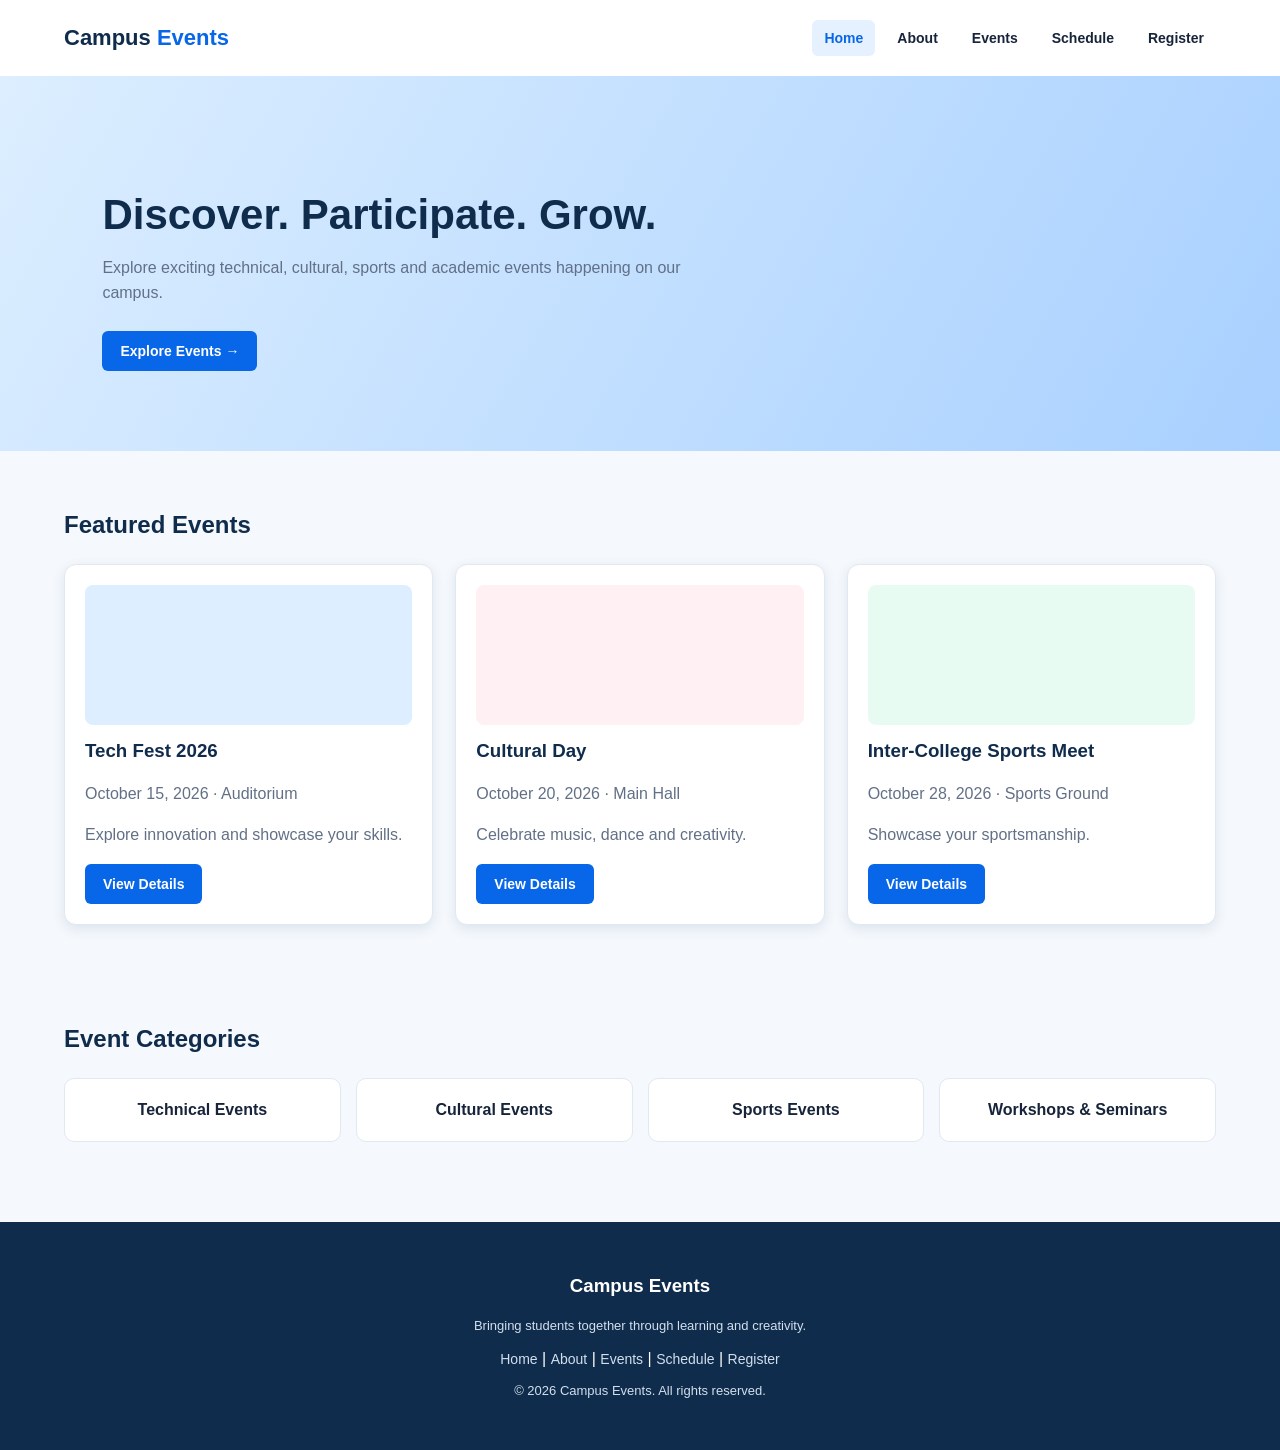
<file: index.html>
<!DOCTYPE html>
<html lang="en">
<head>
    <meta charset="UTF-8">
    <meta name="viewport" content="width=device-width, initial-scale=1.0">
    <title>Campus Events - Home</title>
    <link rel="stylesheet" href="style.css">
</head>
<body>

<header>
    <a class="logo" href="index.html"> Campus <span>Events</span></a>
    <nav>
        <a class="active" href="index.html">Home</a>
        <a href="about.html">About</a>
        <a href="events.html">Events</a>
        <a href="schedule.html">Schedule</a>
        <a href="register.html">Register</a>
    </nav>
</header>

<section class="hero">
    <h1>Discover. Participate. Grow.</h1>
    <p>Explore exciting technical, cultural, sports and academic events happening on our campus.</p>
    <a class="button" href="events.html">Explore Events →</a>
</section>

<section class="container">
    <h2>Featured Events</h2>

    <div class="grid">
        <div class="card">
            <div class="event-image"></div>
            <h3>Tech Fest 2026</h3>
            <p>October 15, 2026 · Auditorium</p>
            <p>Explore innovation and showcase your skills.</p>
            <a class="button" href="event-details.html#techfest">View Details</a>
        </div>

        <div class="card">
            <div class="event-image cultural"></div>
            <h3>Cultural Day</h3>
            <p>October 20, 2026 · Main Hall</p>
            <p>Celebrate music, dance and creativity.</p>
            <a class="button" href="event-details.html#culturalday">View Details</a>
        </div>

        <div class="card">
            <div class="event-image sports"></div>
            <h3>Inter-College Sports Meet</h3>
            <p>October 28, 2026 · Sports Ground</p>
            <p>Showcase your sportsmanship.</p>
            <a class="button" href="event-details.html#sportsmeet">View Details</a>
        </div>
    </div>
</section>

<section class="container">
    <h2>Event Categories</h2>
    <div class="categories">
        <a href="events.html#technical"> Technical Events</a>
        <a href="events.html#cultural"> Cultural Events</a>
        <a href="events.html#sports"> Sports Events</a>
        <a href="events.html#workshops"> Workshops & Seminars</a>
    </div>
</section>

<footer>
    <h3> Campus Events</h3>
    <p>Bringing students together through learning and creativity.</p>
    <a href="index.html">Home</a> |
    <a href="about.html">About</a> |
    <a href="events.html">Events</a> |
    <a href="schedule.html">Schedule</a> |
    <a href="register.html">Register</a>
    <p>© 2026 Campus Events. All rights reserved.</p>
</footer>

</body>
</html>
</file>
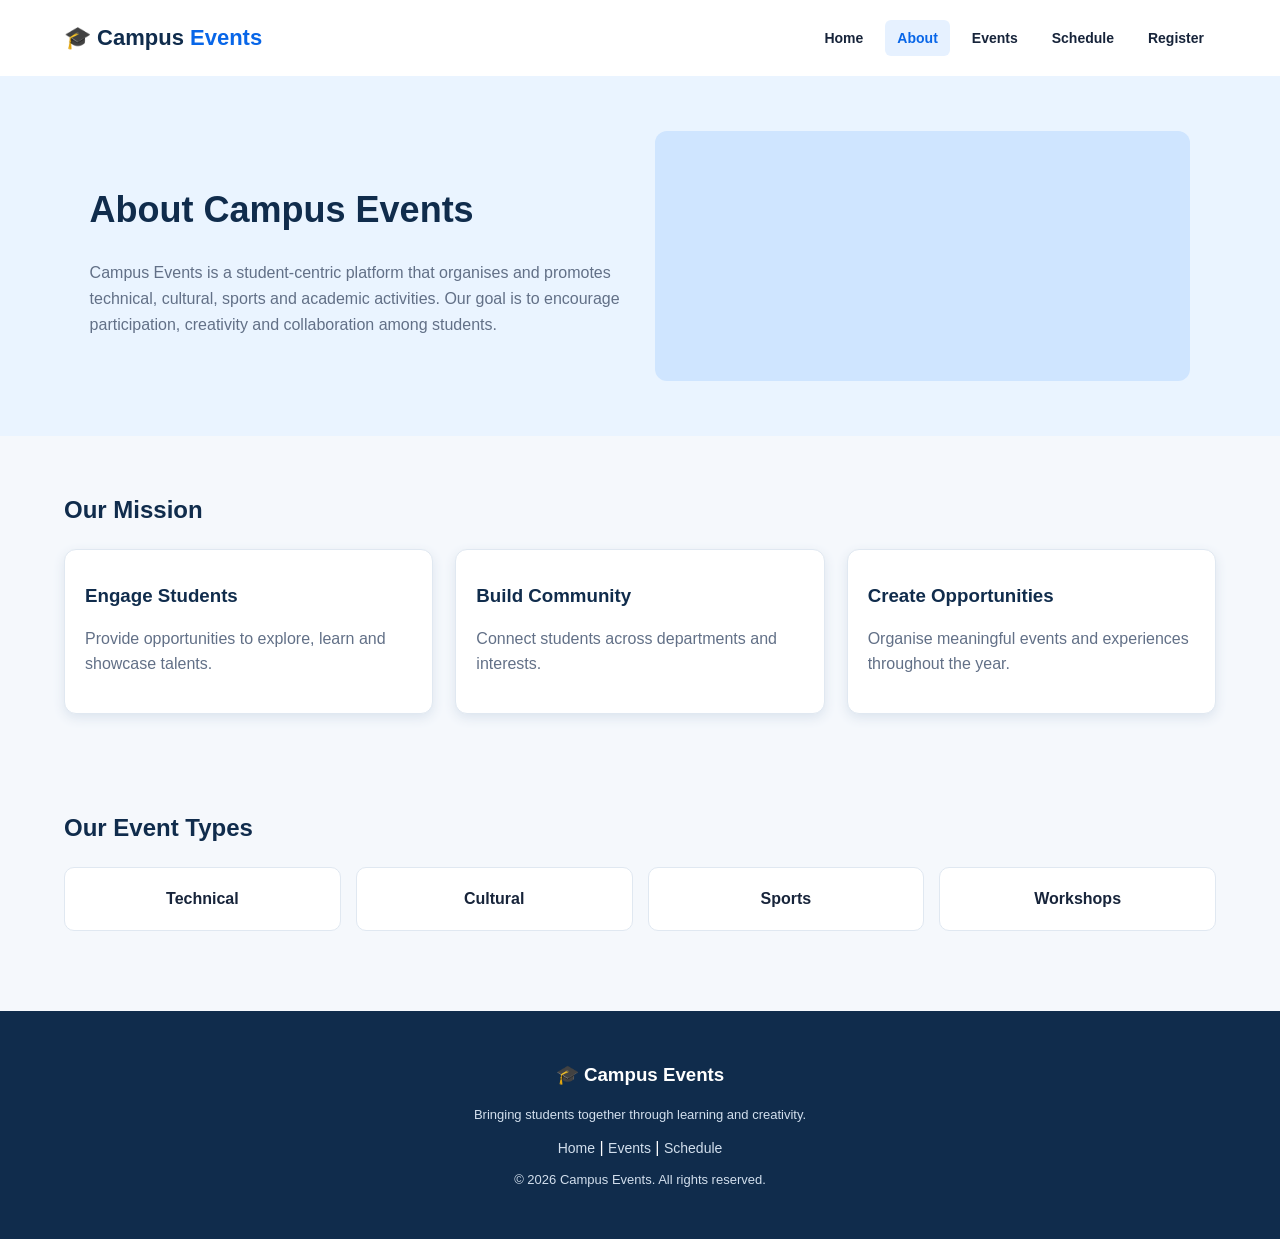
<file: about.html>
<!DOCTYPE html>
<html lang="en">
<head>
    <meta charset="UTF-8">
    <meta name="viewport" content="width=device-width, initial-scale=1.0">
    <title>Campus Events - About</title>
    <link rel="stylesheet" href="style.css">
</head>
<body>

<header>
    <a class="logo" href="index.html">🎓 Campus <span>Events</span></a>
    <nav>
        <a href="index.html">Home</a>
        <a class="active" href="about.html">About</a>
        <a href="events.html">Events</a>
        <a href="schedule.html">Schedule</a>
        <a href="register.html">Register</a>
    </nav>
</header>

<section class="about-hero">
    <div>
        <h1>About Campus Events</h1>
        <p>Campus Events is a student-centric platform that organises and promotes technical, cultural, sports and academic activities. Our goal is to encourage participation, creativity and collaboration among students.</p>
    </div>
    <div class="about-image"></div>
</section>

<section class="container">
    <h2>Our Mission</h2>

    <div class="grid">
        <div class="card">
            <h3> Engage Students</h3>
            <p>Provide opportunities to explore, learn and showcase talents.</p>
        </div>

        <div class="card">
            <h3> Build Community</h3>
            <p>Connect students across departments and interests.</p>
        </div>

        <div class="card">
            <h3> Create Opportunities</h3>
            <p>Organise meaningful events and experiences throughout the year.</p>
        </div>
    </div>
</section>

<section class="container">
    <h2>Our Event Types</h2>

    <div class="categories">
        <a href="events.html#technical">Technical</a>
        <a href="events.html#cultural"> Cultural</a>
        <a href="events.html#sports"> Sports</a>
        <a href="events.html#workshops">Workshops</a>
    </div>
</section>

<footer>
    <h3>🎓 Campus Events</h3>
    <p>Bringing students together through learning and creativity.</p>
    <a href="index.html">Home</a> |
    <a href="events.html">Events</a> |
    <a href="schedule.html">Schedule</a>
    <p>© 2026 Campus Events. All rights reserved.</p>
</footer>

</body>
</html>
</file>
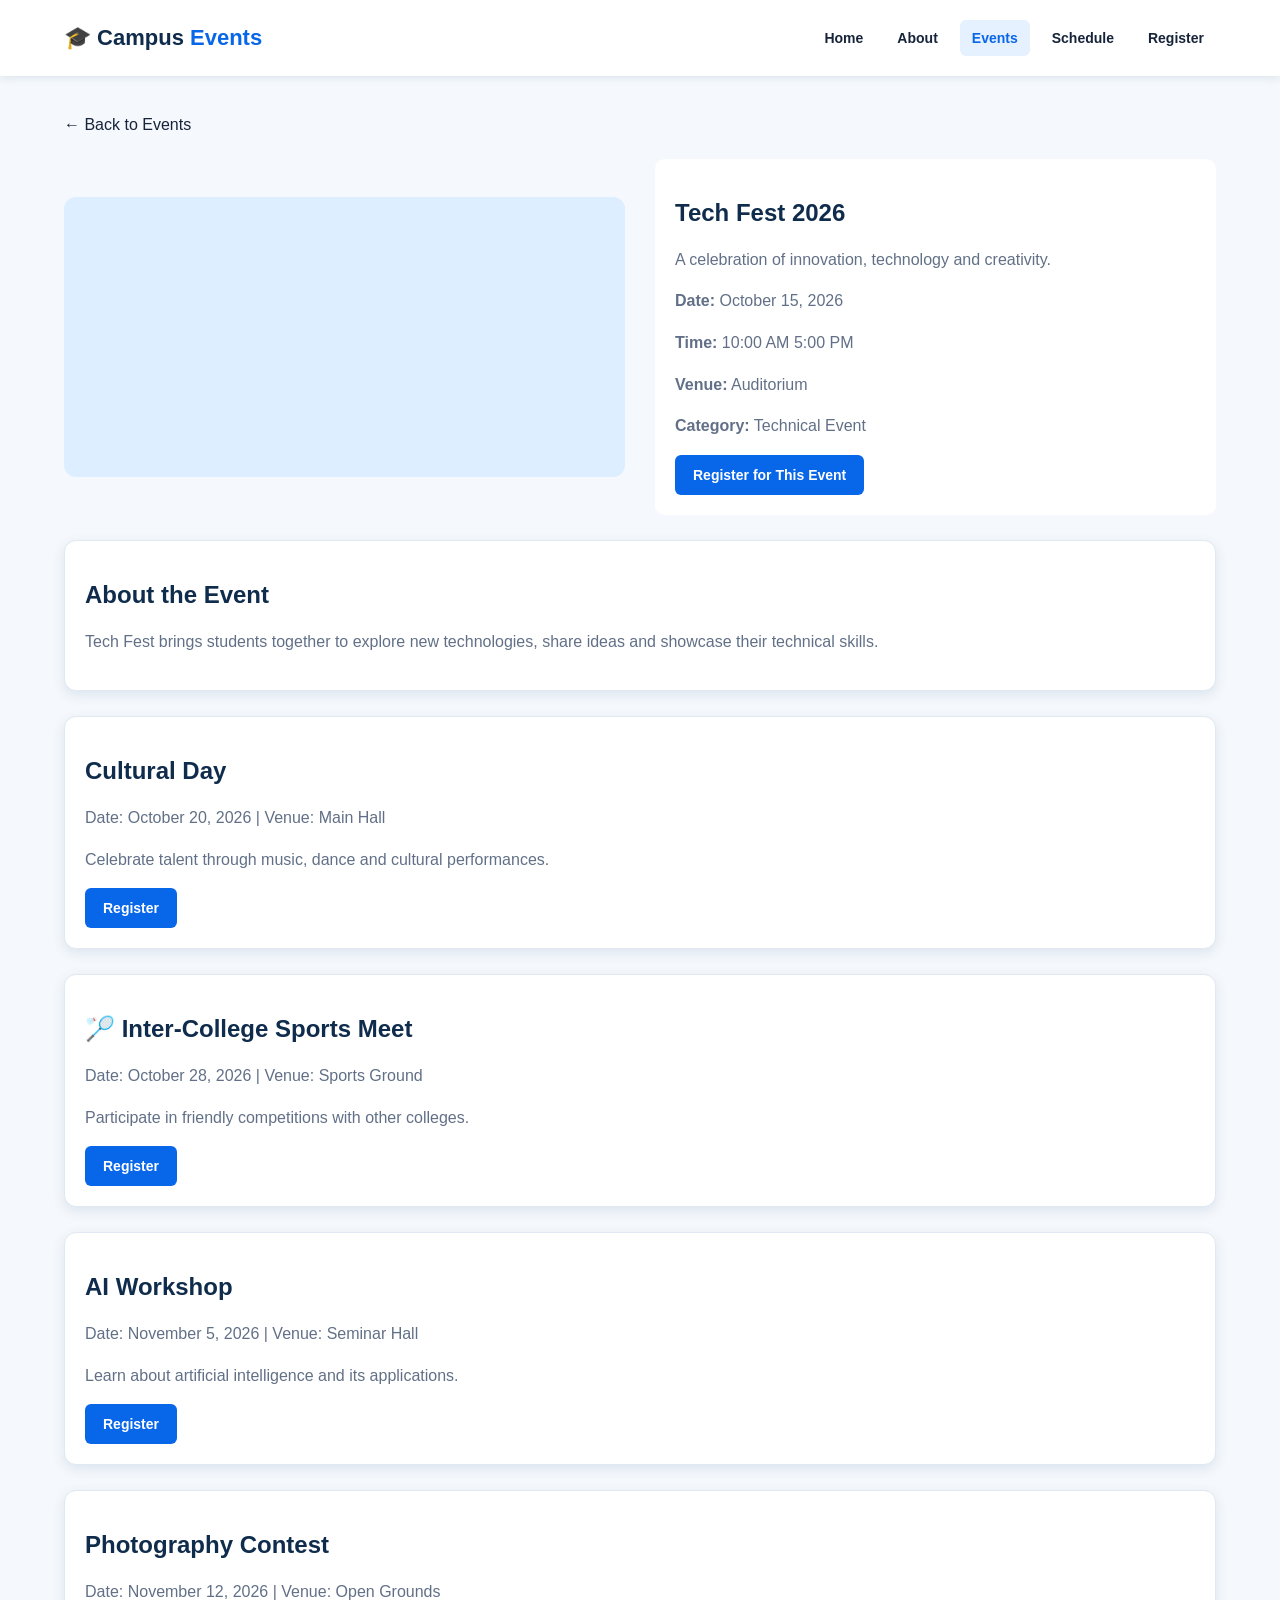
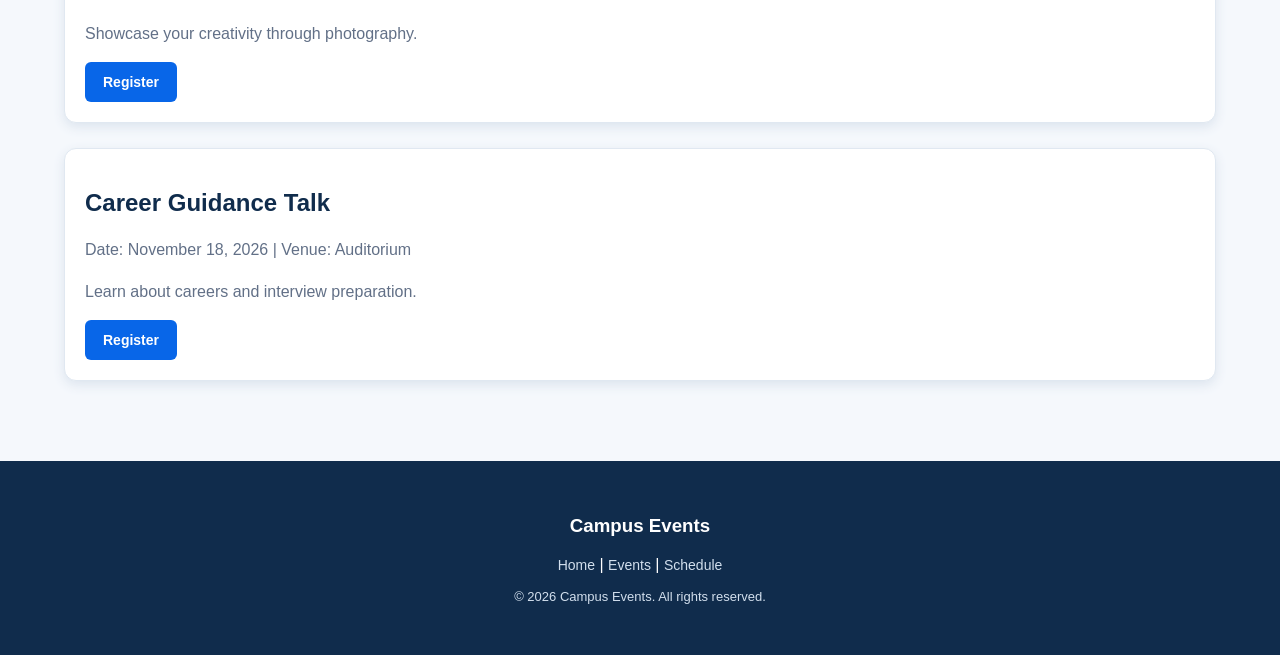
<file: event details.html>
<!DOCTYPE html>
<html lang="en">
<head>
    <meta charset="UTF-8">
    <meta name="viewport" content="width=device-width, initial-scale=1.0">
    <title>Campus Events - Event Details</title>
    <link rel="stylesheet" href="style.css">
</head>
<body>

<header>
    <a class="logo" href="index.html">🎓 Campus <span>Events</span></a>
    <nav>
        <a href="index.html">Home</a>
        <a href="about.html">About</a>
        <a class="active" href="events.html">Events</a>
        <a href="schedule.html">Schedule</a>
        <a href="register.html">Register</a>
    </nav>
</header>

<section class="container">
    <a href="events.html">← Back to Events</a>

    <div class="detail-layout">
        <div class="detail-art"></div>

        <div class="detail-info" id="techfest">
            <h1>Tech Fest 2026</h1>
            <p>A celebration of innovation, technology and creativity.</p>
            <p><b>Date:</b> October 15, 2026</p>
            <p><b>Time:</b> 10:00 AM  5:00 PM</p>
            <p><b>Venue:</b> Auditorium</p>
            <p><b>Category:</b> Technical Event</p>
            <a class="button" href="register.html">Register for This Event</a>
        </div>
    </div>

    <div class="card detail-description">
        <h2>About the Event</h2>
        <p>Tech Fest brings students together to explore new technologies, share ideas and showcase their technical skills.</p>
    </div>

    <div class="card detail-description" id="culturalday">
        <h2> Cultural Day</h2>
        <p>Date: October 20, 2026 | Venue: Main Hall</p>
        <p>Celebrate talent through music, dance and cultural performances.</p>
        <a class="button" href="register.html">Register</a>
    </div>

    <div class="card detail-description" id="sportsmeet">
        <h2>🏸 Inter-College Sports Meet</h2>
        <p>Date: October 28, 2026 | Venue: Sports Ground</p>
        <p>Participate in friendly competitions with other colleges.</p>
        <a class="button" href="register.html">Register</a>
    </div>

    <div class="card detail-description" id="aiworkshop">
        <h2> AI Workshop</h2>
        <p>Date: November 5, 2026 | Venue: Seminar Hall</p>
        <p>Learn about artificial intelligence and its applications.</p>
        <a class="button" href="register.html">Register</a>
    </div>

    <div class="card detail-description" id="photography">
        <h2> Photography Contest</h2>
        <p>Date: November 12, 2026 | Venue: Open Grounds</p>
        <p>Showcase your creativity through photography.</p>
        <a class="button" href="register.html">Register</a>
    </div>

    <div class="card detail-description" id="career">
        <h2> Career Guidance Talk</h2>
        <p>Date: November 18, 2026 | Venue: Auditorium</p>
        <p>Learn about careers and interview preparation.</p>
        <a class="button" href="register.html">Register</a>
    </div>
</section>

<footer>
    <h3> Campus Events</h3>
    <a href="index.html">Home</a> |
    <a href="events.html">Events</a> |
    <a href="schedule.html">Schedule</a>
    <p>© 2026 Campus Events. All rights reserved.</p>
</footer>

</body>
</html>
</file>
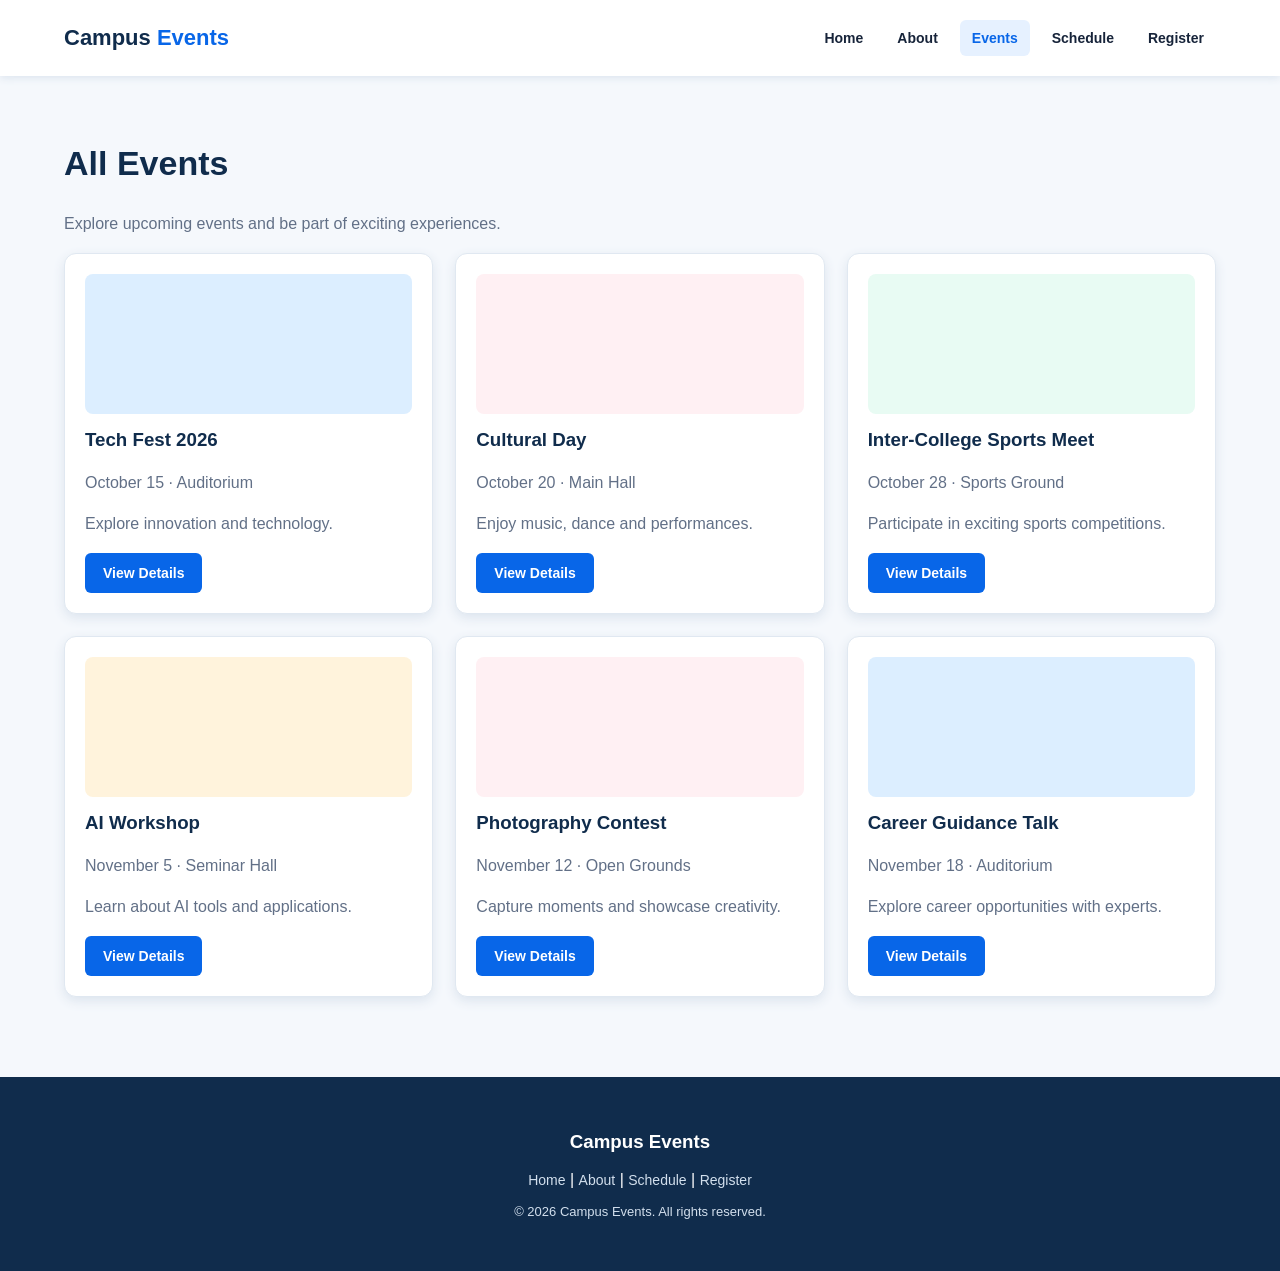
<file: event.html>
<!DOCTYPE html>
<html lang="en">
<head>
    <meta charset="UTF-8">
    <meta name="viewport" content="width=device-width, initial-scale=1.0">
    <title>Campus Events - All Events</title>
    <link rel="stylesheet" href="style.css">
</head>
<body>

<header>
    <a class="logo" href="index.html"> Campus <span>Events</span></a>
    <nav>
        <a href="index.html">Home</a>
        <a href="about.html">About</a>
        <a class="active" href="events.html">Events</a>
        <a href="schedule.html">Schedule</a>
        <a href="register.html">Register</a>
    </nav>
</header>

<section class="container">
    <h1>All Events</h1>
    <p>Explore upcoming events and be part of exciting experiences.</p>

    <div class="grid">

        <div class="card" id="technical">
            <div class="event-image"></div>
            <h3>Tech Fest 2026</h3>
            <p>October 15 · Auditorium</p>
            <p>Explore innovation and technology.</p>
            <a class="button" href="event-details.html#techfest">View Details</a>
        </div>

        <div class="card" id="cultural">
            <div class="event-image cultural"></div>
            <h3>Cultural Day</h3>
            <p>October 20 · Main Hall</p>
            <p>Enjoy music, dance and performances.</p>
            <a class="button" href="event-details.html#culturalday">View Details</a>
        </div>

        <div class="card" id="sports">
            <div class="event-image sports"></div>
            <h3>Inter-College Sports Meet</h3>
            <p>October 28 · Sports Ground</p>
            <p>Participate in exciting sports competitions.</p>
            <a class="button" href="event-details.html#sportsmeet">View Details</a>
        </div>

        <div class="card" id="workshops">
            <div class="event-image workshop"></div>
            <h3>AI Workshop</h3>
            <p>November 5 · Seminar Hall</p>
            <p>Learn about AI tools and applications.</p>
            <a class="button" href="event-details.html#aiworkshop">View Details</a>
        </div>

        <div class="card">
            <div class="event-image cultural"></div>
            <h3>Photography Contest</h3>
            <p>November 12 · Open Grounds</p>
            <p>Capture moments and showcase creativity.</p>
            <a class="button" href="event-details.html#photography">View Details</a>
        </div>

        <div class="card">
            <div class="event-image"></div>
            <h3>Career Guidance Talk</h3>
            <p>November 18 · Auditorium</p>
            <p>Explore career opportunities with experts.</p>
            <a class="button" href="event-details.html#career">View Details</a>
        </div>

    </div>
</section>

<footer>
    <h3>Campus Events</h3>
    <a href="index.html">Home</a> |
    <a href="about.html">About</a> |
    <a href="schedule.html">Schedule</a> |
    <a href="register.html">Register</a>
    <p>© 2026 Campus Events. All rights reserved.</p>
</footer>

</body>
</html>
</file>
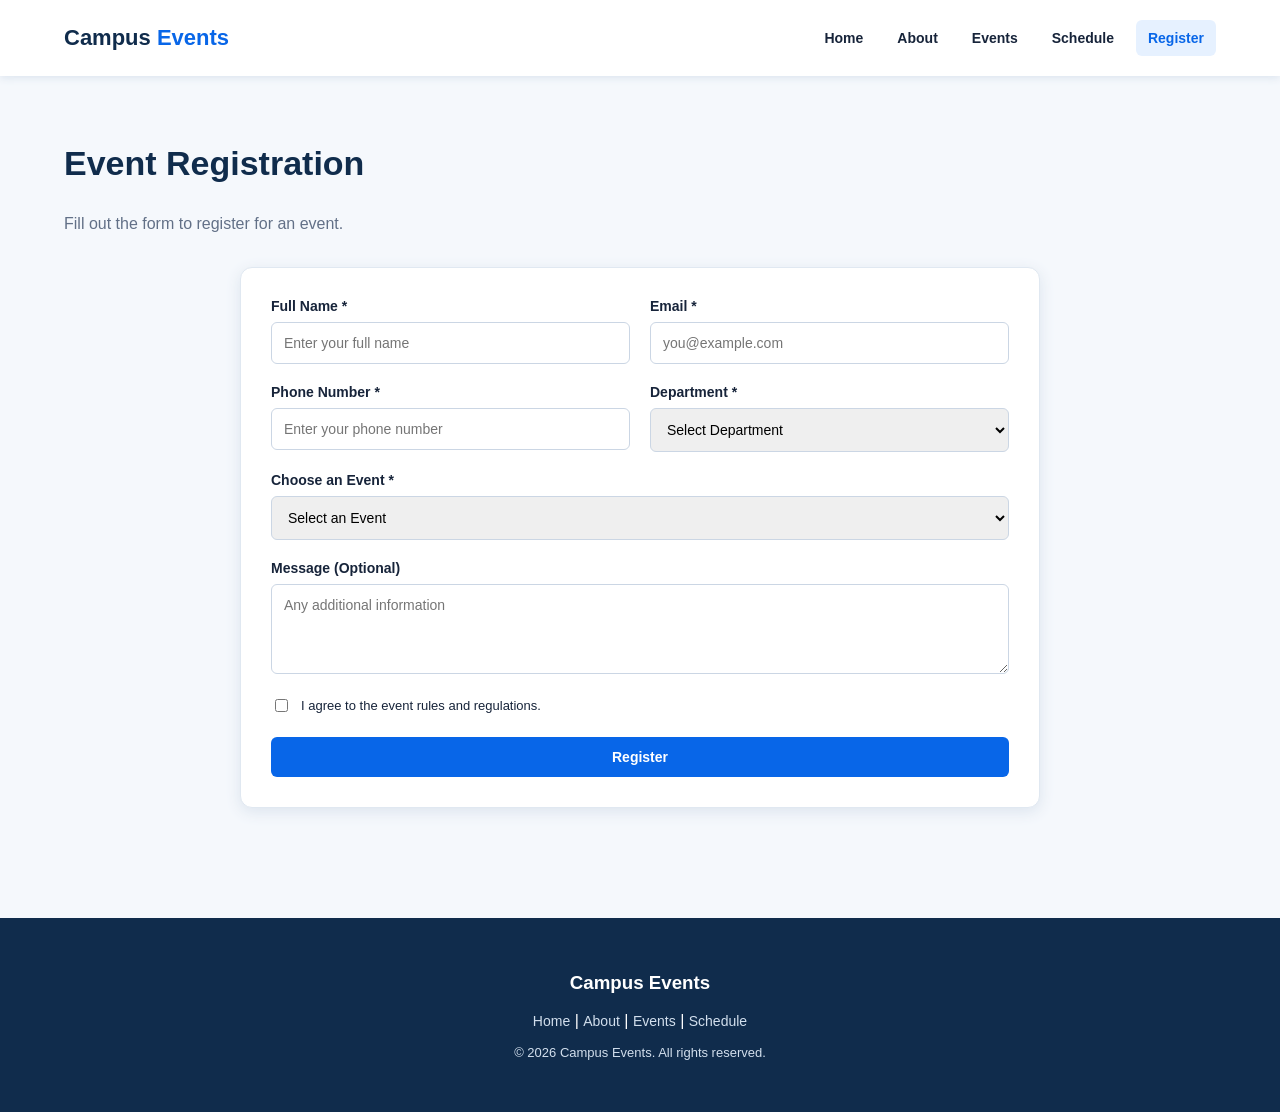
<file: register.html>
<!DOCTYPE html>
<html lang="en">
<head>
    <meta charset="UTF-8">
    <meta name="viewport" content="width=device-width, initial-scale=1.0">
    <title>Campus Events - Registration</title>
    <link rel="stylesheet" href="style.css">
</head>
<body>

<header>
    <a class="logo" href="index.html"> Campus <span>Events</span></a>
    <nav>
        <a href="index.html">Home</a>
        <a href="about.html">About</a>
        <a href="events.html">Events</a>
        <a href="schedule.html">Schedule</a>
        <a class="active" href="register.html">Register</a>
    </nav>
</header>

<section class="container">
    <h1>Event Registration</h1>
    <p>Fill out the form to register for an event.</p>

    <form class="registration-form" action="#" method="get">

        <div class="form-grid">

            <div class="form-field">
                <label for="name">Full Name *</label>
                <input type="text" id="name" name="name"
                       placeholder="Enter your full name" required>
            </div>

            <div class="form-field">
                <label for="email">Email *</label>
                <input type="email" id="email" name="email"
                       placeholder="you@example.com" required>
            </div>

            <div class="form-field">
                <label for="phone">Phone Number *</label>
                <input type="tel" id="phone" name="phone"
                       placeholder="Enter your phone number" required>
            </div>

            <div class="form-field">
                <label for="department">Department *</label>
                <select id="department" name="department" required>
                    <option value="">Select Department</option>
                    <option>CSE</option>
                    <option>IT</option>
                    <option>AI & ML</option>
                    <option>ECE</option>
                    <option>EEE</option>
                    <option>Mechanical</option>
                    <option>Civil</option>
                </select>
            </div>

            <div class="form-field full-width">
                <label for="event">Choose an Event *</label>
                <select id="event" name="event" required>
                    <option value="">Select an Event</option>
                    <option>Tech Fest 2026</option>
                    <option>Cultural Day</option>
                    <option>Inter-College Sports Meet</option>
                    <option>AI Workshop</option>
                    <option>Photography Contest</option>
                    <option>Career Guidance Talk</option>
                </select>
            </div>

            <div class="form-field full-width">
                <label for="message">Message (Optional)</label>
                <textarea id="message" name="message"
                          rows="4" placeholder="Any additional information"></textarea>
            </div>

        </div>

        <label class="agreement">
            <input type="checkbox" required>
            I agree to the event rules and regulations.
        </label>

        <button type="submit" class="button full-button">Register</button>

    </form>
</section>

<footer>
    <h3> Campus Events</h3>
    <a href="index.html">Home</a> |
    <a href="about.html">About</a> |
    <a href="events.html">Events</a> |
    <a href="schedule.html">Schedule</a>
    <p>© 2026 Campus Events. All rights reserved.</p>
</footer>

</body>
</html>
</file>
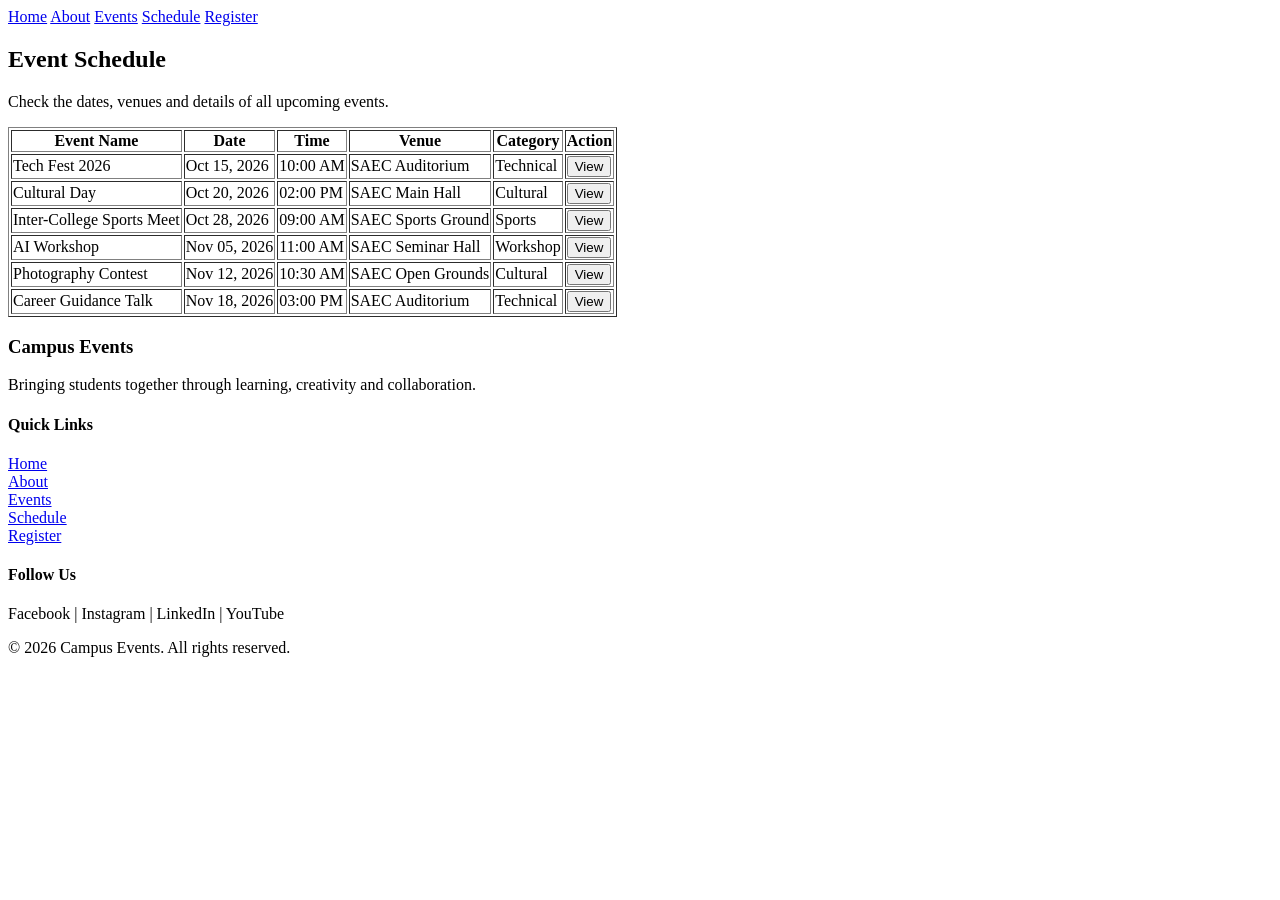
<file: schedule.html>
<!DOCTYPE html>
<html>
<head>
    <title>Event Schedule</title>
    <nav>
        <a href="index.html">Home</a>
        <a href="about.html">About</a>
        <a href="events.html">Events</a>
        <a href="schedule.html">Schedule</a>
        <a href="register.html">Register</a>

    </nav>
</head>
<body>

   

    <section>
        <h1>Event Schedule</h1>
        <p>Check the dates, venues and details of all upcoming events.</p>

        <table border="1">
            <tr>
                <th>Event Name</th>
                <th>Date</th>
                <th>Time</th>
                <th>Venue</th>
                <th>Category</th>
                <th>Action</th>
            </tr>

            <tr>
                <td>Tech Fest 2026</td>
                <td>Oct 15, 2026</td>
                <td>10:00 AM</td>
                <td>SAEC Auditorium</td>
                <td>Technical</td>
                <td><button>View</button></td>
            </tr>

            <tr>
                <td>Cultural Day</td>
                <td>Oct 20, 2026</td>
                <td>02:00 PM</td>
                <td>SAEC Main Hall</td>
                <td>Cultural</td>
                <td><button>View</button></td>
            </tr>

            <tr>
                <td>Inter-College Sports Meet</td>
                <td>Oct 28, 2026</td>
                <td>09:00 AM</td>
                <td>SAEC Sports Ground</td>
                <td>Sports</td>
                <td><button>View</button></td>
            </tr>

            <tr>
                <td>AI Workshop</td>
                <td>Nov 05, 2026</td>
                <td>11:00 AM</td>
                <td>SAEC Seminar Hall</td>
                <td>Workshop</td>
                <td><button>View</button></td>
            </tr>

            <tr>
                <td>Photography Contest</td>
                <td>Nov 12, 2026</td>
                <td>10:30 AM</td>
                <td>SAEC Open Grounds</td>
                <td>Cultural</td>
                <td><button>View</button></td>
            </tr>

            <tr>
                <td>Career Guidance Talk</td>
                <td>Nov 18, 2026</td>
                <td>03:00 PM</td>
                <td>SAEC Auditorium</td>
                <td>Technical</td>
                <td><button>View</button></td>
            </tr>
        </table>
    </section>

    <footer>
        <h3>Campus Events</h3>
        <p>Bringing students together through learning, creativity and collaboration.</p>

        <h4>Quick Links</h4>
        <a href="index.html">Home</a><br>
        <a href="about.html">About</a><br>
        <a href="events.html">Events</a><br>
        <a href="schedule.html">Schedule</a><br>
        <a href="register.html">Register</a>

        <h4>Follow Us</h4>
        <p>Facebook | Instagram | LinkedIn | YouTube</p>

        <p>© 2026 Campus Events. All rights reserved.</p>
    </footer>

</body>
</html>
</file>
<file: style.css>
/* 1. General Settings */
* {
    box-sizing: border-box;
}

body {
    margin: 0;
    font-family: Arial, sans-serif;
    background-color:#f5f8fc;
    color: #17243a;
}

a {
    text-decoration: none;
    color: inherit;
}

h1, h2, h3 {
    color: #102c4c;
}

p {
    color: #627087;
    line-height: 1.6;
}

/* 2. Header and Navigation */
header {
    display: flex;
    justify-content: space-between;
    align-items: center;
    flex-wrap: wrap;
    gap: 15px;
    padding: 20px 5%;
    background-color: white;
    box-shadow: 0 2px 8px #dce4ee;
}

.logo {
    font-size: 22px;
    font-weight: bold;
    color: #102c4c;
}

.logo span {
    color: #0866e8;
}

nav {
    display: flex;
    flex-wrap: wrap;
    gap: 10px;
}

nav a {
    padding: 10px 12px;
    font-size: 14px;
    font-weight: bold;
    border-radius: 6px;
}

nav a:hover,
nav a.active {
    background-color: #e6f1ff;
    color: #0866e8;
}

/* 3. Home Page Hero Section */
.hero {
    padding: 80px 8%;
    background: linear-gradient(120deg, #dceeff, #a8d0ff);
}

.hero h1 {
    font-size: 42px;
    margin-bottom: 15px;
}

.hero p {
    max-width: 600px;
    margin-bottom: 25px;
}

/* 4. Common Sections */
.container {
    width: 90%;
    max-width: 1200px;
    margin: auto;
    padding: 40px 0;
}

.container > h1 {
    font-size: 34px;
}

.container > h2 {
    margin-bottom: 25px;
}

/* 5. Buttons */
.button {
    display: inline-block;
    padding: 12px 18px;
    background-color: #0866e8;
    color: white;
    border: none;
    border-radius: 6px;
    font-size: 14px;
    font-weight: bold;
    cursor: pointer;
    transition: 0.3s;
}

.button:hover {
    background-color: #064eae;
    transform: translateY(-2px);
}

/* 6. Event Cards */
.grid {
    display: grid;
    grid-template-columns: repeat(3, 1fr);
    gap: 22px;
}

.card {
    background-color: white;
    border: 1px solid #e0e8f1;
    border-radius: 12px;
    overflow: hidden;
    padding: 20px;
    box-shadow: 0 4px 12px #dce4ee;
    transition: 0.3s;
}

.card:hover {
    transform: translateY(-5px);
    box-shadow: 0 8px 20px #cbd8e8;
}

.card h3 {
    margin-top: 15px;
}

.event-image {
    min-height: 140px;
    display: flex;
    justify-content: center;
    align-items: center;
    background-color: #dceeff;
    border-radius: 8px;
    font-size: 55px;
}

.cultural {
    background-color: #fff0f3;
}

.sports {
    background-color: #e8fbf3;
}

.workshop {
    background-color: #fff3dc;
}

/* 7. Event Categories */
.categories {
    display: grid;
    grid-template-columns: repeat(4, 1fr);
    gap: 15px;
}

.categories a {
    padding: 22px 15px;
    text-align: center;
    background-color: white;
    border: 1px solid #e0e8f1;
    border-radius: 10px;
    font-weight: bold;
    transition: 0.3s;
}

.categories a:hover {
    background-color: #e6f1ff;
    color: #0866e8;
    transform: translateY(-3px);
}

/* 8. About Page */
.about-hero {
    display: grid;
    grid-template-columns: 1fr 1fr;
    gap: 30px;
    align-items: center;
    padding: 55px 7%;
    background-color: #eaf4ff;
}

.about-hero h1 {
    font-size: 36px;
}

.about-image {
    min-height: 250px;
    display: flex;
    justify-content: center;
    align-items: center;
    background-color: #cfe5ff;
    border-radius: 12px;
    font-size: 75px;
}

/* 9. Event Details Page */
.detail-layout {
    display: grid;
    grid-template-columns: 1fr 1fr;
    gap: 30px;
    align-items: center;
    margin: 25px 0;
}

.detail-art {
    min-height: 280px;
    display: flex;
    justify-content: center;
    align-items: center;
    background-color: #dceeff;
    border-radius: 12px;
    font-size: 90px;
}

.detail-info {
    padding: 20px;
    background-color: white;
    border-radius: 10px;
}

.detail-description {
    margin-top: 25px;
    scroll-margin-top: 20px;
}

/* 10. Schedule Table */
.table-wrap {
    width: 100%;
    overflow-x: auto;
    margin-top: 25px;
}

table {
    width: 100%;
    min-width: 650px;
    border-collapse: collapse;
    background-color: white;
    border-radius: 8px;
    overflow: hidden;
}

th {
    background-color: #0866e8;
    color: white;
    padding: 16px;
    text-align: left;
}

td {
    padding: 15px;
    border-bottom: 1px solid #e0e8f1;
    font-size: 14px;
}

tr:hover td {
    background-color: #f0f6ff;
}

.table-button {
    color: #0866e8;
    font-weight: bold;
}

.table-button:hover {
    text-decoration: underline;
}

/* 11. Registration Form */
.registration-form {
    max-width: 800px;
    margin: 30px auto;
    padding: 30px;
    background-color: white;
    border: 1px solid #e0e8f1;
    border-radius: 12px;
    box-shadow: 0 4px 15px #dce4ee;
}

.form-grid {
    display: grid;
    grid-template-columns: 1fr 1fr;
    gap: 20px;
}

.form-field {
    display: flex;
    flex-direction: column;
    gap: 8px;
}

.form-field label {
    font-size: 14px;
    font-weight: bold;
}

input,
select,
textarea {
    width: 100%;
    padding: 12px;
    border: 1px solid #cbd6e4;
    border-radius: 6px;
    font-family: Arial, sans-serif;
    font-size: 14px;
}

input:focus,
select:focus,
textarea:focus {
    outline: 2px solid #86baff;
    border-color: #0866e8;
}

textarea {
    resize: vertical;
}

.full-width {
    grid-column: 1 / -1;
}

.agreement {
    display: flex;
    align-items: center;
    gap: 10px;
    margin: 22px 0;
    font-size: 13px;
}

.agreement input {
    width: auto;
}

.full-button {
    width: 100%;
}

/* 12. Footer */
footer {
    margin-top: 40px;
    padding: 35px 5%;
    background-color: #102c4c;
    color: white;
    text-align: center;
}

footer h3 {
    color: white;
}

footer p {
    color: #d2dfed;
    font-size: 13px;
}

footer a {
    color: #d2dfed;
    font-size: 14px;
}

footer a:hover {
    color: white;
}

/* 13. Mobile Responsive Design */
@media (max-width: 768px) {
    header {
        flex-direction: column;
    }

    nav {
        justify-content: center;
    }

    .hero h1 {
        font-size: 32px;
    }

    .grid {
        grid-template-columns: repeat(2, 1fr);
    }

    .categories {
        grid-template-columns: repeat(2, 1fr);
    }

    .about-hero,
    .detail-layout {
        grid-template-columns: 1fr;
    }
}

@media (max-width: 480px) {
    .grid,
    .categories,
    .form-grid {
        grid-template-columns: 1fr;
    }

    .full-width {
        grid-column: 1;
    }

    .hero {
        padding: 50px 6%;
    }

    .hero h1 {
        font-size: 28px;
    }

    .container {
        width: 92%;
    }

    .registration-form {
        padding: 18px;
    }
}
</file>
